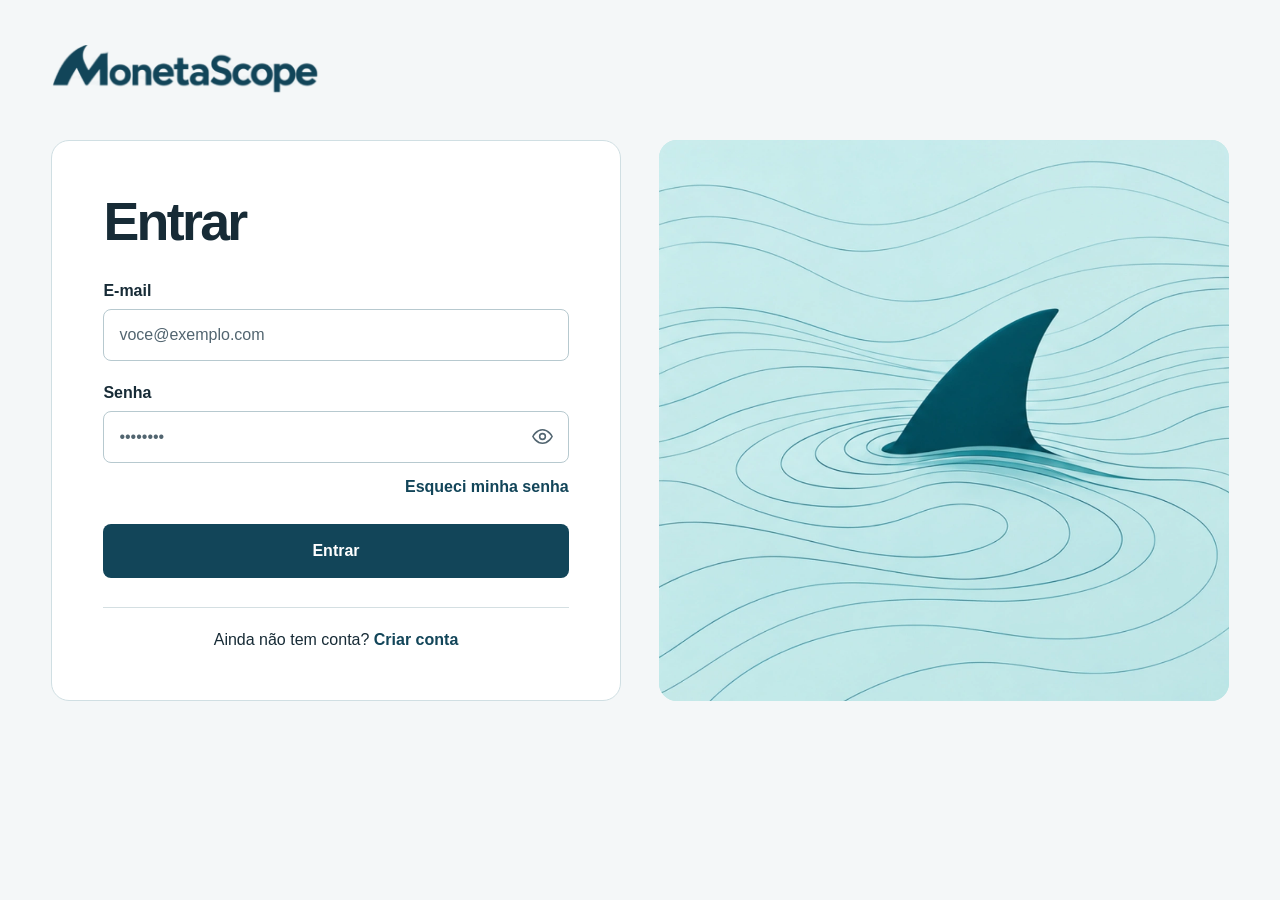
<file: index.html>
<!doctype html>
<html lang="pt-BR">
  <head>
    <meta charset="utf-8">
    <meta name="viewport" content="width=device-width, initial-scale=1">
    <meta name="theme-color" content="#124559">
    <title>Entrar · MonetaScope</title>
    <link rel="stylesheet" href="style.css">
    <script src="script.js" defer>
    </script>
  </head>
  <body>
    <div class="shell">
      <header>
        <img class="logo" src="outputs/logo-monetascope.png" alt="MonetaScope">
      </header>
      <main>
        <section class="card" aria-labelledby="title">
          <div>
            <h1 id="title" tabindex="-1">Entrar</h1>
            <form action="painel.html">
              <div class="field">
                <label for="email">E-mail</label>
                <input id="email" type="email" autocomplete="off" required placeholder="voce@exemplo.com">
              </div>
              <div class="field">
                <label for="senha">Senha</label>
                <input id="senha" class="password" type="password" required placeholder="••••••••" autocomplete="off">
                <button type="button" class="eye" aria-label="Mostrar senha" aria-pressed="false">
                  <svg viewBox="0 0 24 24" aria-hidden="true">
                    <path d="M2 12s3.4-7 10-7 10 7 10 7-3.4 7-10 7S2 12 2 12Z"/>
                    <circle cx="12" cy="12" r="3"/>
                  </svg>
                </button>
              </div>
              <p class="recover">
                <a href="esqueci-senha.html">Esqueci minha senha</a>
              </p>
              <button class="primary">Entrar</button>
            </form>
            <p class="footer">Ainda não tem conta? <a href="cadastro.html">Criar conta</a>
          </p>
        </div>
      </section>
      <figure>
        <img class="art" src="outputs/arte-barbatana.webp" alt="Barbatana azul-petróleo cercada por curvas que lembram ondas no mar.">
      </figure>
    </main>
  </div>
</body>
</html>
</file>
<file: style.css>
:root {
    --bg: #F4F7F8;
    --paper: #FFFFFF;
    --brand: #124559;
    --ink: #172B36;
    --muted: #526570;
    --income: #087A55;
    --expense: #B83246;
    --due: #925A08;
    color: var(--ink);
    background: var(--bg);
    font-family: Inter, "Segoe UI", Arial, sans-serif
}

* {
    box-sizing: border-box
}

body {
    margin: 0
}

.shell {
    width: min(1184px, 92%);
    margin: auto
}

header {
    padding: clamp(30px, 5vh, 62px) 0 clamp(30px, 5vh, 60px)
}

.logo {
    display: block;
    width: clamp(202px, 21vw, 275px);
    height: auto
}

main {
    display: grid;
    grid-template-columns: 1fr 1fr;
    gap: clamp(20px, 3vw, 42px);
    align-items: stretch;
    margin-bottom: 40px
}

.card,
figure {
    border-radius: 18px;
    overflow: hidden
}

.card {
    background: var(--paper);
    border: 1px solid #d0dfe3;
    display: grid;
    align-items: center;
    padding: clamp(30px, 4vw, 64px);
    min-height: 530px
}

figure {
    margin: 0;
    position: relative;
    background: #c3e8e9
}

.art {
    position: absolute;
    width: 100%;
    height: 100%;
    object-fit: cover;
    object-position: center
}

h1 {
    font-size: clamp(38px, 4.2vw, 60px);
    letter-spacing: -.05em;
    line-height: 1.08;
    margin: 0 0 32px;
    font-weight: 700
}

label {
    font-weight: 600;
    display: block;
    margin: 0 0 9px
}

.field {
    position: relative;
    margin-bottom: 23px
}

input {
    width: 100%;
    height: 52px;
    border: 1px solid #b7c9cf;
    border-radius: 8px;
    color: var(--ink);
    background: white;
    padding: 0 15px;
    font: inherit
}

input::placeholder {
    color: var(--muted);
    opacity: 1
}

input[type=password],
.password {
    padding-right: 54px
}

button,
a {
    font: inherit
}

.eye {
    border: 0;
    position: absolute;
    right: 4px;
    bottom: 4px;
    height: 44px;
    width: 44px;
    display: grid;
    place-items: center;
    background: transparent;
    color: var(--muted);
    cursor: pointer
}

.eye svg {
    width: 23px;
    fill: none;
    stroke: currentColor;
    stroke-width: 1.65
}

.eye[aria-pressed=true]::after {
    content: "";
    position: absolute;
    width: 24px;
    height: 2px;
    background: currentColor;
    transform: rotate(-42deg)
}

a {
    color: var(--brand);
    font-weight: 650;
    text-decoration: none
}

a:hover {
    text-decoration: underline
}

.recover {
    text-align: right;
    margin: -8px 0 28px
}

.primary {
    width: 100%;
    border: 0;
    background: var(--brand);
    color: white;
    font-weight: 650;
    border-radius: 8px;
    min-height: 54px;
    padding: 12px;
    cursor: pointer
}

.primary:hover {
    background: #0c3546
}

.footer {
    text-align: center;
    border-top: 1px solid #d4dfe2;
    margin: 29px 0 0;
    padding-top: 23px
}

.description {
    color: var(--muted);
    line-height: 1.55;
    margin: -14px 0 24px
}

.status {
    color: var(--muted);
    line-height: 1.5
}

.summary {
    border-top: 1px solid #d4dfe2;
    margin: 25px 0
}

.summary div {
    display: flex;
    justify-content: space-between;
    border-bottom: 1px solid #d4dfe2;
    padding: 14px 0
}

.income {
    color: var(--income)
}

.expense {
    color: var(--expense)
}

.due {
    color: var(--due)
}

:focus-visible {
    outline: 3px solid #33859b;
    outline-offset: 3px
}

@media(min-width:1450px) {
    header {
        padding-top: 8vh
    }

    main {
        min-height: 590px
    }
}

@media(max-width:740px) {
    .shell {
        width: min(92%, 520px)
    }

    main {
        grid-template-columns: 1fr;
        gap: 18px
    }

    .card {
        min-height: auto;
        padding: 32px 24px
    }

    figure {
        height: 180px
    }

    .art {
        object-position: center 44%
    }

    header {
        padding: 28px 0
    }

    .logo {
        width: 205px
    }

    h1 {
        font-size: 40px
    }
}
</file>
